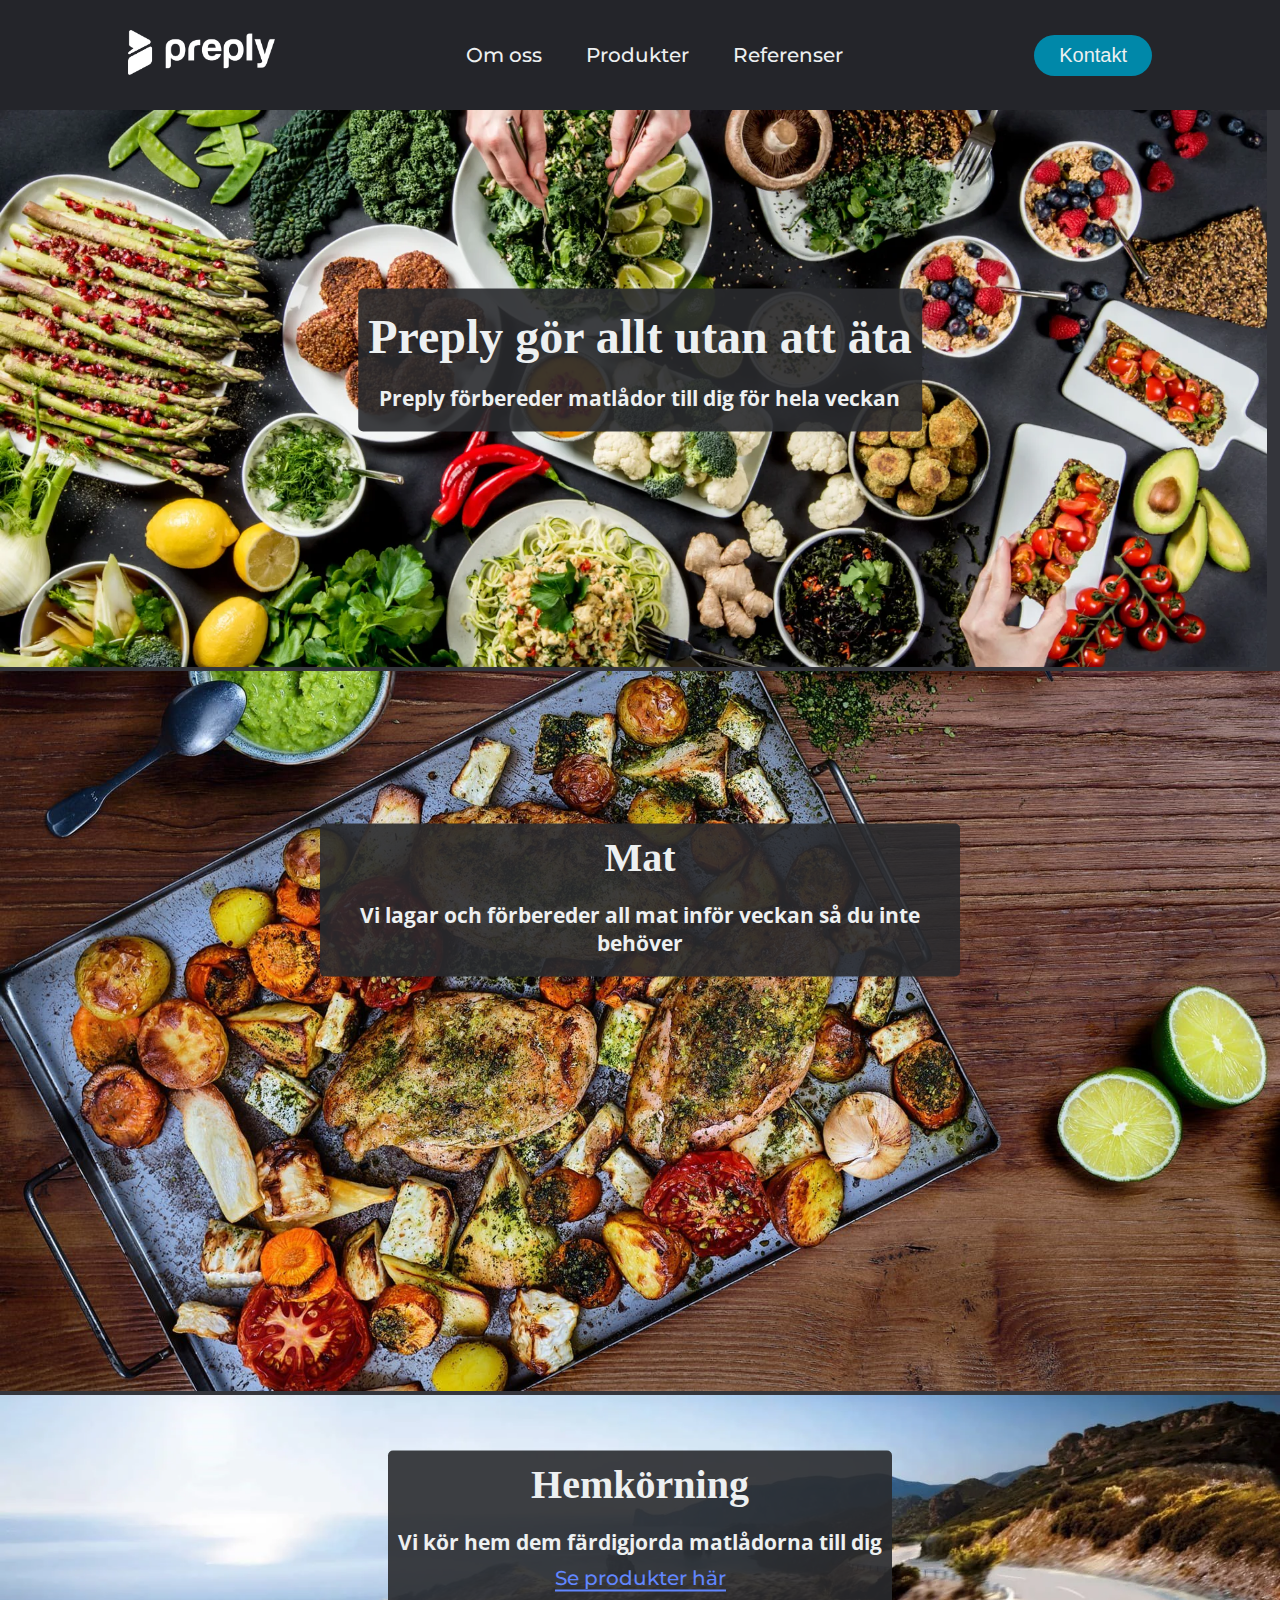
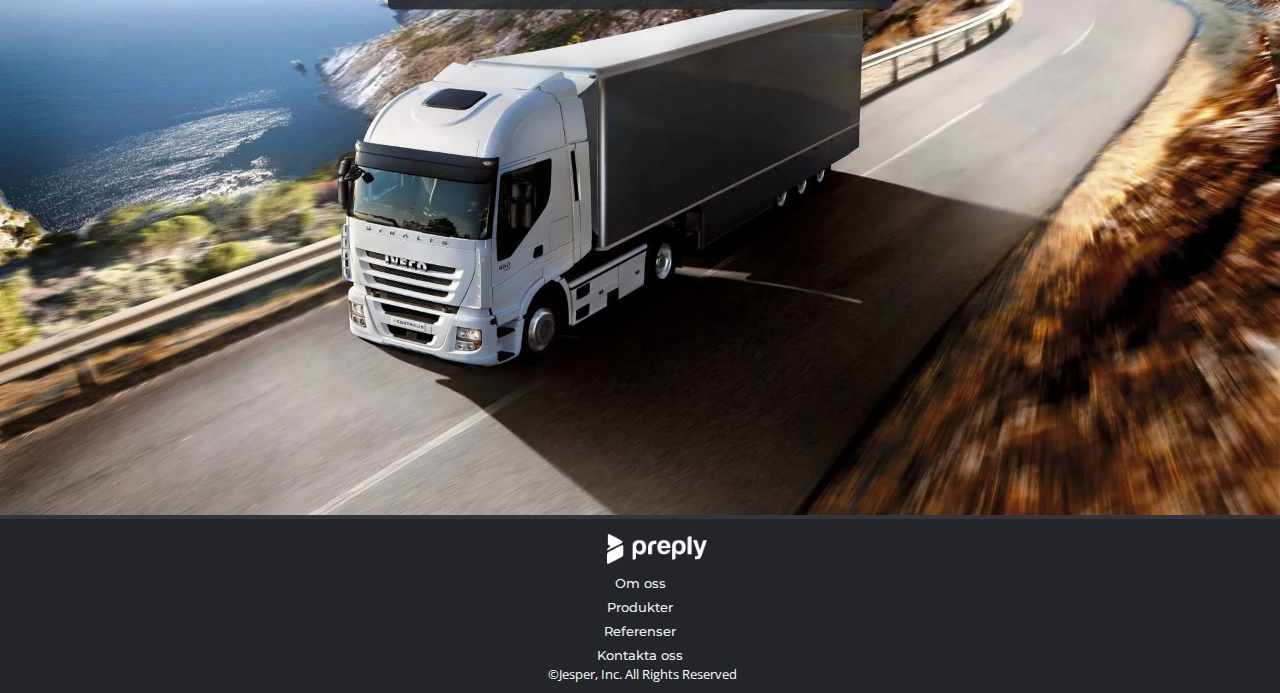
<file: index.html>
<!DOCTYPE html>
<html lang="en">

<head>
    <meta charset="UTF-8">
    <meta http-equiv="X-UA-Compatible" content="IE=edge">
    <meta name="viewport" content="width=device-width, initial-scale=1.0">
    <link rel="stylesheet" href="styles/style.css">
    <title>Preply</title>
</head>

<body>

    <header>
        <a href="index.html"><img class="logo" src="whitelogo.png" alt="Logo"></a>
        <nav>
            <ul class="navlinks">
                <li><a href="omoss.html">Om oss</a></li>
                <li><a href="produkter.html">Produkter</a></li>
                <li><a href="referenser.html">Referenser</a></li>
            </ul>
        </nav>
        <a class="cta" href="kontakt.html"><button>Kontakt</button></a>
    </header>



    <div class="banner-img"><img class="start-img" src="mat.webp" alt="Mat">
        <div class="banner-text">
            <h1>Preply gör allt utan att äta</h1>
            <p>Preply förbereder matlådor till dig för hela veckan</p>
        </div>
    </div>


    <section class="boxes">
        <div class="container">
            <div class="mat-img"><img class="img-boxes" src="kyckling.jpg" alt="Kyckling">
                <div class="mat-text">
                    <h2>Mat</h2>
                    <p>Vi lagar och förbereder all mat inför veckan så du inte behöver</p>
                </div>
            </div>

            <div class="truck-img"><img class="img-boxes" src="truck.webp" alt="Lastbil">
                <div class="truck-text">
                    <h2>Hemkörning</h2>
                    <p>Vi kör hem dem färdigjorda matlådorna till dig</p>
                    <div class="produkter">
                        <a href="produkter.html">Se produkter här</a>
                    </div>
                    
                </div>
            </div>

        </div>
    </section>




    <footer>
        <div class="footer">
            <a href="index.html"><img class="logo" src="whitelogo.png" alt="Logo"></a>

            <ul class="footlinks">
                <li><a href="omoss.html">Om oss</a></li>
                <li><a href="produkter.html">Produkter</a></li>
                <li><a href="referenser.html">Referenser</a></li>
                <li><a href="kontakt.html">Kontakta oss</a></li>
            </ul>

            <p class="copyright">©Jesper, Inc. All Rights Reserved</p>
        </div>
    </footer>

</body>

</html>
</file>
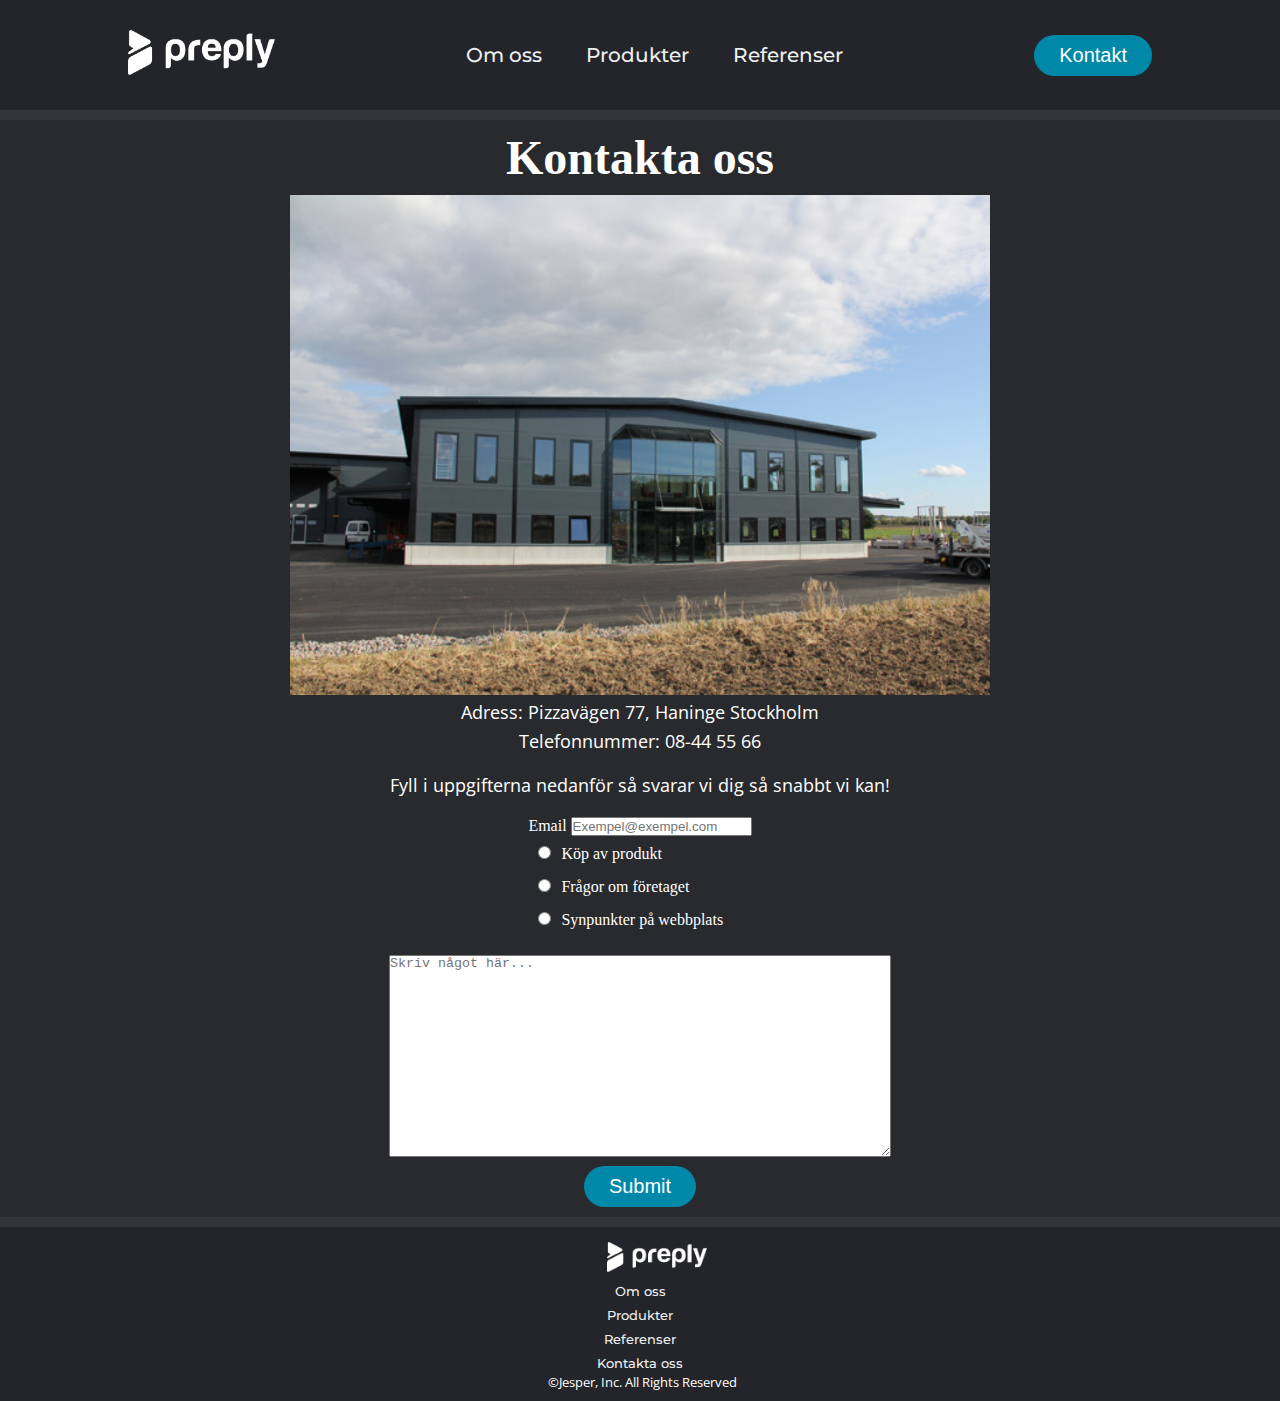
<file: kontakt.html>
<!DOCTYPE html>
<html lang="en">

<head>
    <meta charset="UTF-8">
    <meta http-equiv="X-UA-Compatible" content="IE=edge">
    <meta name="viewport" content="width=device-width, initial-scale=1.0">
    <title>Preply</title>
    <link rel="stylesheet" href="styles/kontakt.css">
</head>

<body>

    <header>
        <a href="index.html"><img class="logo" src="whitelogo.png" alt="Logo"></a>
        <nav>
            <ul class="navlinks">
                <li><a href="omoss.html">Om oss</a></li>
                <li><a href="produkter.html">Produkter</a></li>
                <li><a href="referenser.html">Referenser</a></li>
            </ul>
        </nav>
        <a class="cta" href="kontakt.html"><button>Kontakt</button></a>
    </header>

    <section>
        <h1>Kontakta oss</h1>


        <img class="bild" src="kontor.jpg" alt="Kontorsbyggnad">
        <p class="adress">Adress: Pizzavägen 77, Haninge Stockholm</p>
        <p class="telefonnummer">Telefonnummer: 08-44 55 66</p>

        <p>Fyll i uppgifterna nedanför så svarar vi dig så snabbt vi kan!</p>
        <div class="container">

            

            <form action="">
                <label class="email-label" for="email">Email</label>
                <input class="email" type="text" placeholder="Exempel@exempel.com">
                <br>
                <input class="radiobtn" type="radio"><label for="radiobtn">Köp av produkt</label> <br>
                <input class="radiobtn" type="radio"><label for="radiobtn">Frågor om företaget</label> <br>
                <input class="radiobtn" type="radio"><label for="radiobtn">Synpunkter på webbplats</label> 
            </form>
        </div>
        

        <div class="container2">
            <form action="">

                <textarea name="" id="" cols="30" rows="10" placeholder="Skriv något här..."></textarea> <br>
                <button class="submit">Submit</button>
            </form>
        </div>


    </section>

    <footer>
        <div class="footer">
            <a href="index.html"><img class="logo" src="whitelogo.png" alt="Logo"></a>

            <ul class="footlinks">
                <li><a href="omoss.html">Om oss</a></li>
                <li><a href="produkter.html">Produkter</a></li>
                <li><a href="referenser.html">Referenser</a></li>
                <li><a href="kontakt.html">Kontakta oss</a></li>
            </ul>

            <p>©Jesper, Inc. All Rights Reserved</p>
        </div>
    </footer>
</body>

</html>
</file>
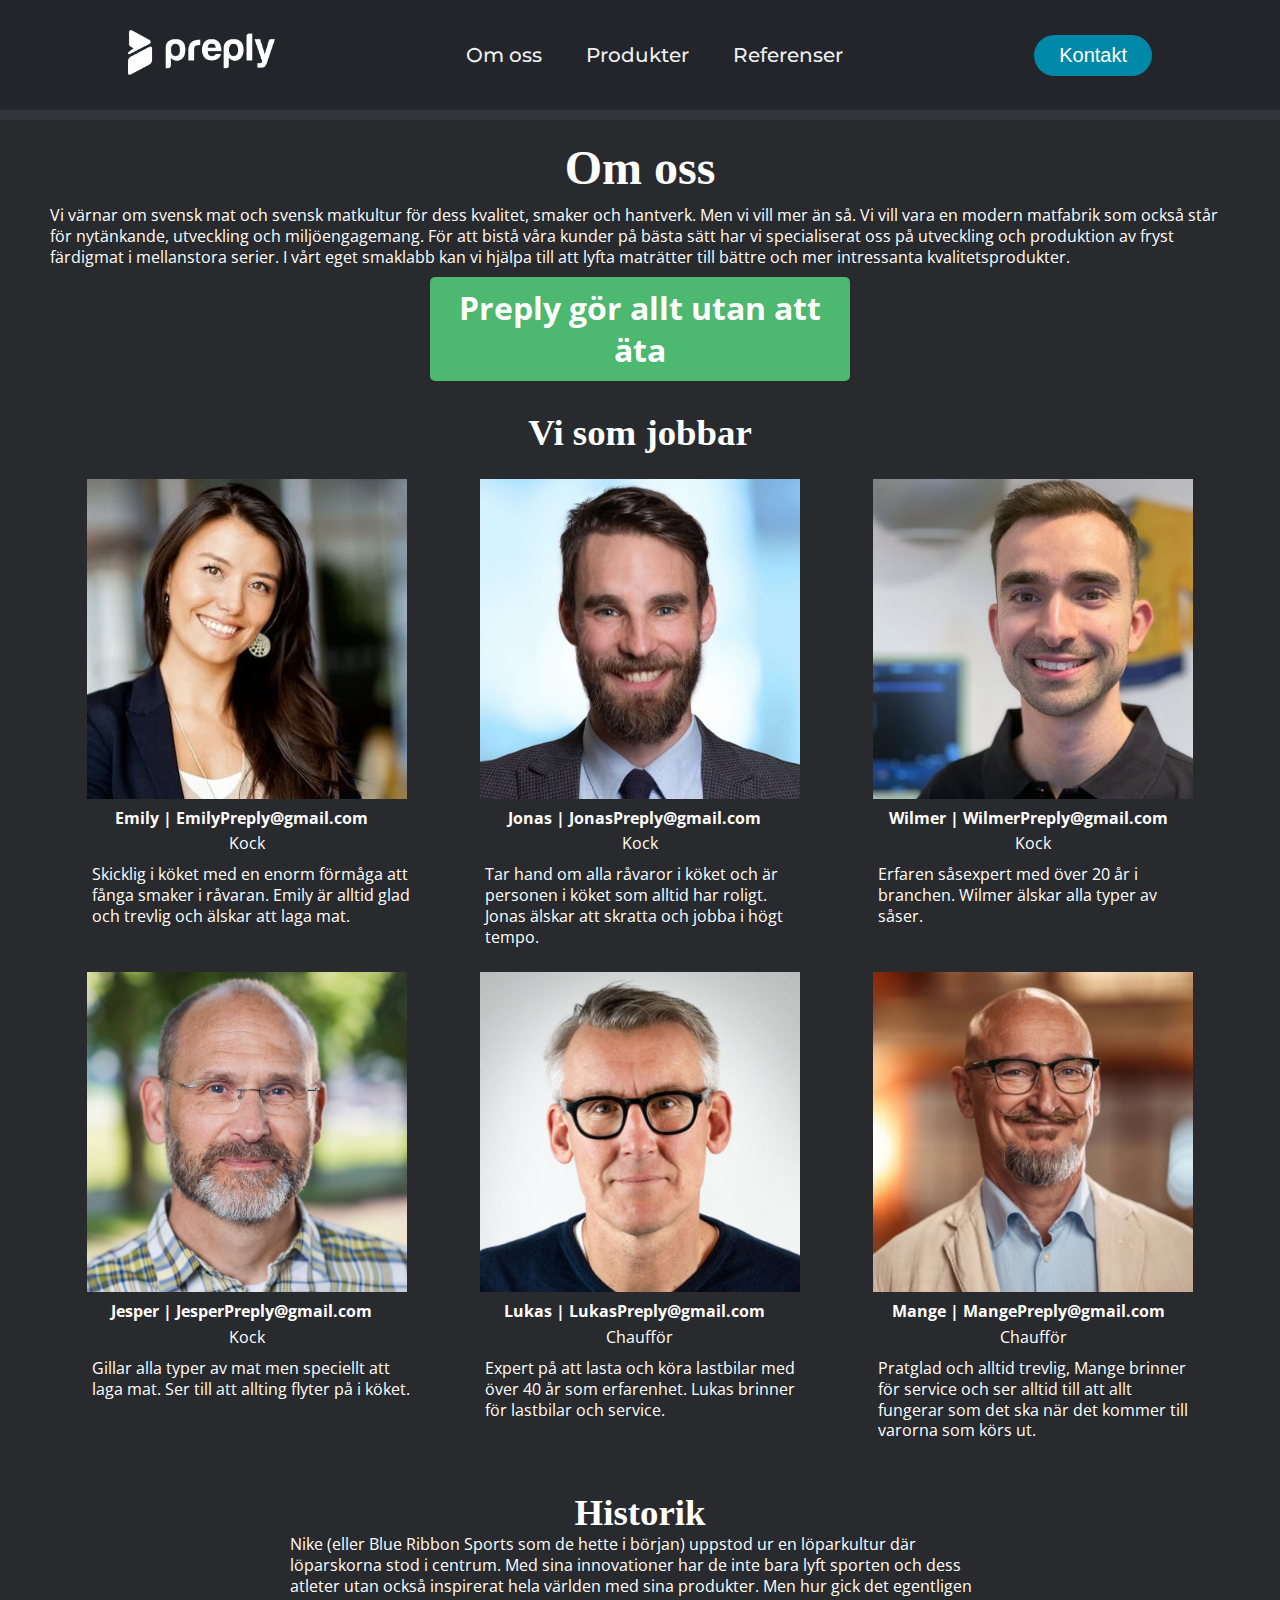
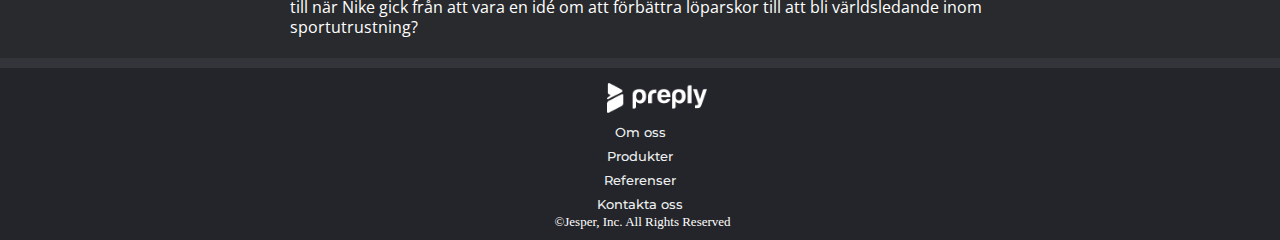
<file: omoss.html>
<!DOCTYPE html>
<html lang="en">

<head>
    <meta charset="UTF-8">
    <meta http-equiv="X-UA-Compatible" content="IE=edge">
    <meta name="viewport" content="width=device-width, initial-scale=1.0">
    <title>Preply</title>
    <link rel="stylesheet" href="styles/omoss.css">
</head>

<body>

    <header>
        <a href="index.html"><img class="logo" src="whitelogo.png" alt="Logo"></a>
        <nav>
            <ul class="navlinks">
                <li><a href="omoss.html">Om oss</a></li>
                <li><a href="produkter.html">Produkter</a></li>
                <li><a href="referenser.html">Referenser</a></li>
            </ul>
        </nav>
        <a class="cta" href="kontakt.html"><button>Kontakt</button></a>
    </header>

    <section>
        <h1>Om oss</h1>

        <p class="omoss">Vi värnar om svensk mat och svensk matkultur för dess kvalitet, smaker och hantverk. Men vi
            vill mer än så. Vi vill vara en modern matfabrik som också står för nytänkande, utveckling och
            miljöengagemang. För att bistå våra kunder på bästa sätt har vi specialiserat oss på utveckling och
            produktion av fryst färdigmat i mellanstora serier. I vårt eget smaklabb kan vi hjälpa till att lyfta
            maträtter till bättre och mer intressanta kvalitetsprodukter.</p>
        <p class="företagsmotto">Preply gör allt utan att äta</p>

        <h2>Vi som jobbar</h2>

        <div class="container">

            <div class="Person1">
                <img class="portrait" src="porträtt.webp" alt="Porträtt">
                <p class="namn">Emily | EmilyPreply@gmail.com</p>
                <p class="roll">Kock</p>
                <p class="beskrivning">Skicklig i köket med en enorm förmåga att fånga smaker i råvaran. Emily är alltid
                    glad och trevlig och älskar att laga mat.</p>
            </div>

            <div class="Person2">
                <img class="portrait" src="porträtt2.jpg" alt="Porträtt">
                <p class="namn">Jonas | JonasPreply@gmail.com</p>
                <p class="roll">Kock</p>
                <p class="beskrivning">Tar hand om alla råvaror i köket och är personen i köket som alltid har roligt.
                    Jonas älskar att skratta och jobba i högt tempo.</p>
            </div>

            <div class="Person3">
                <img class="portrait" src="porträtt3.jpg" alt="Porträtt">
                <p class="namn">Wilmer | WilmerPreply@gmail.com</p>
                <p class="roll">Kock</p>
                <p class="beskrivning">Erfaren såsexpert med över 20 år i branchen. Wilmer älskar alla typer av såser.
                </p>
            </div>

            <div class="Person4">
                <img class="portrait" src="porträtt4.png" alt="Porträtt">
                <p class="namn">Jesper | JesperPreply@gmail.com</p>
                <p class="roll">Kock</p>
                <p class="beskrivning">Gillar alla typer av mat men speciellt att laga mat. Ser till att allting
                    flyter på i köket.</p>
            </div>

            <div class="Person5">
                <img class="portrait" src="porträtt5.jpg" alt="Porträtt">
                <p class="namn">Lukas | LukasPreply@gmail.com</p>
                <p class="roll">Chaufför</p>
                <p class="beskrivning">Expert på att lasta och köra lastbilar med över 40 år som erfarenhet. Lukas
                    brinner för lastbilar och service.</p>
            </div>

            <div class="Person6">
                <img class="portrait" src="porträtt6.jpg" alt="Porträtt">
                <p class="namn">Mange | MangePreply@gmail.com</p>
                <p class="roll">Chaufför</p>
                <p class="beskrivning">Pratglad och alltid trevlig, Mange brinner för service och ser alltid till att
                    allt fungerar som det ska när det kommer till varorna som körs ut.</p>
            </div>

        </div>






        <h2>Historik</h2>

        <p class="historik">Nike (eller Blue Ribbon Sports som de hette i början) uppstod ur en löparkultur där
            löparskorna stod i centrum. Med sina innovationer har de inte bara lyft sporten och dess atleter utan också
            inspirerat hela världen med sina produkter. Men hur gick det egentligen till när Nike gick från att vara en
            idé om att förbättra löparskor till att bli världsledande inom sportutrustning?</p>

    </section>

    <footer>
        <div class="footer">
            <a href="index.html"><img class="logo" src="whitelogo.png" alt="Logo"></a>

            <ul class="footlinks">
                <li><a href="omoss.html">Om oss</a></li>
                <li><a href="produkter.html">Produkter</a></li>
                <li><a href="referenser.html">Referenser</a></li>
                <li><a href="kontakt.html">Kontakta oss</a></li>
            </ul>

            <p class="copyright">©Jesper, Inc. All Rights Reserved</p>
        </div>
    </footer>
</body>

</html>
</file>
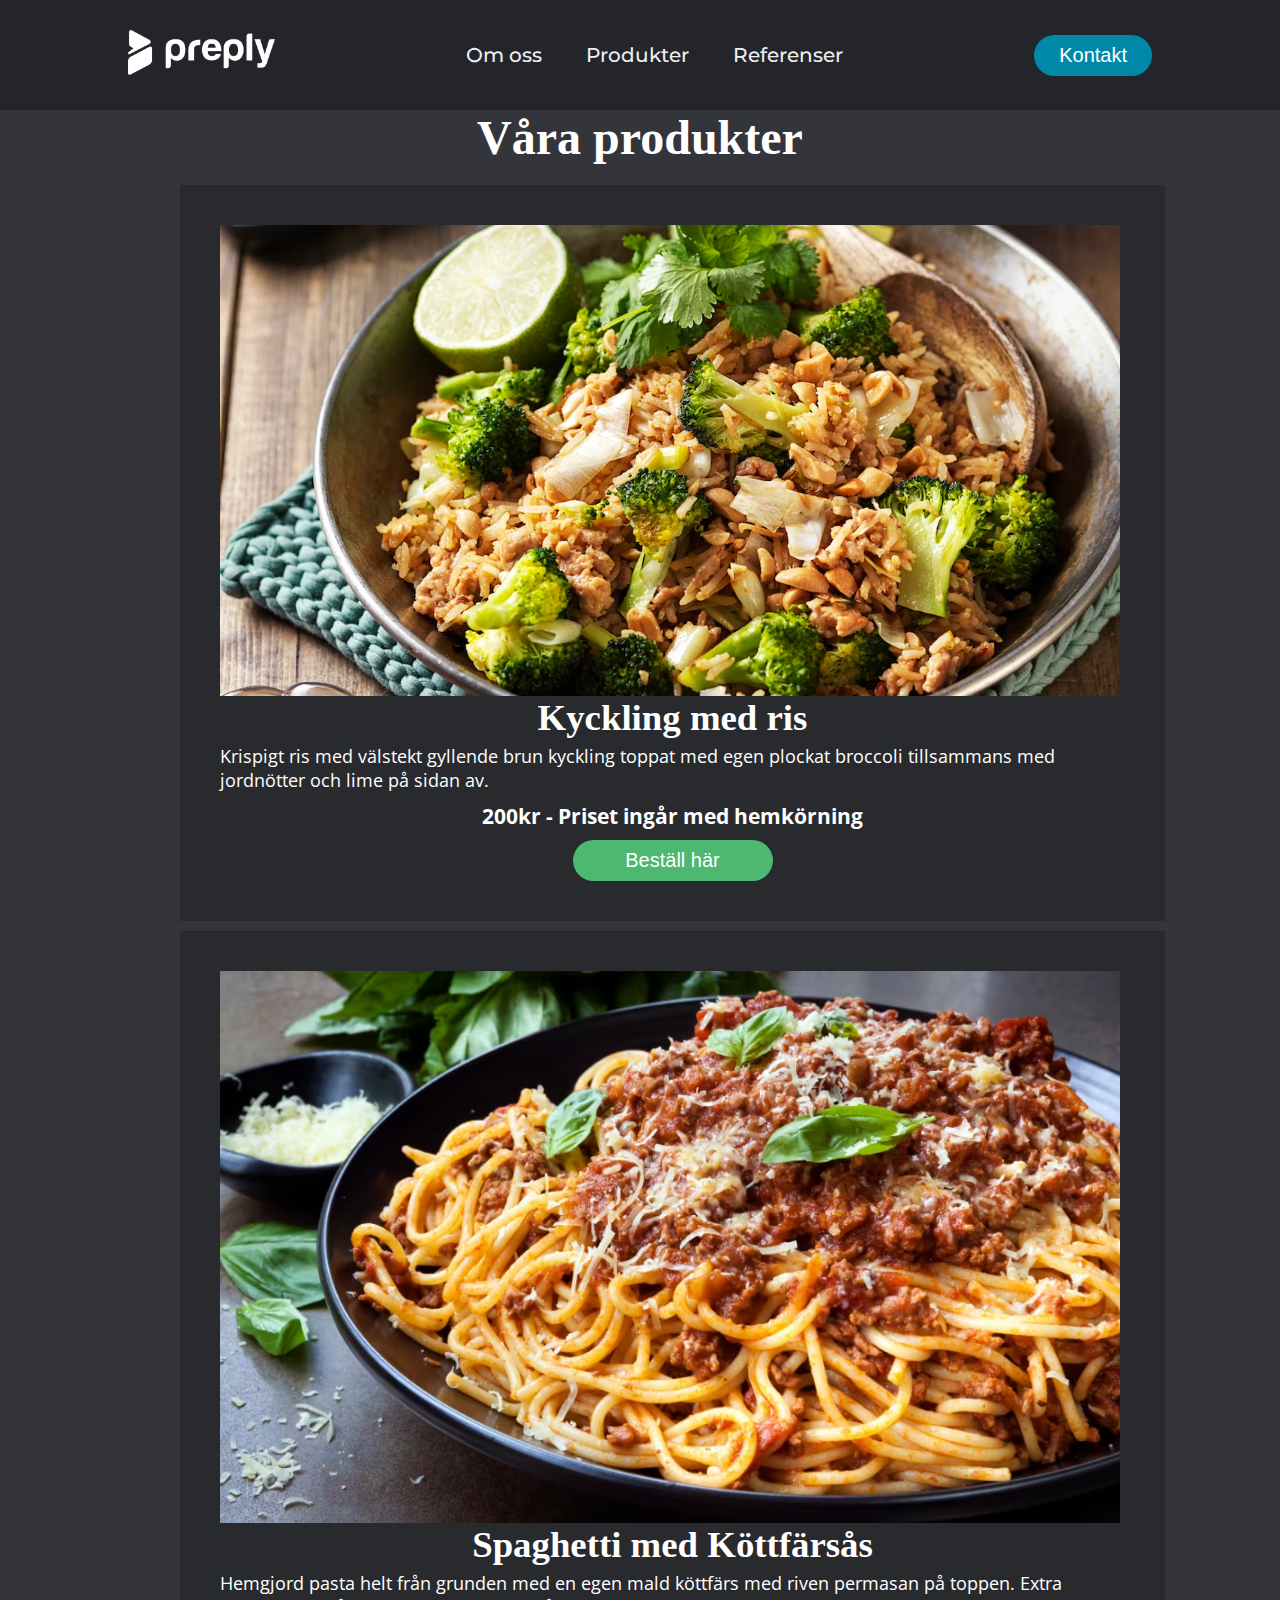
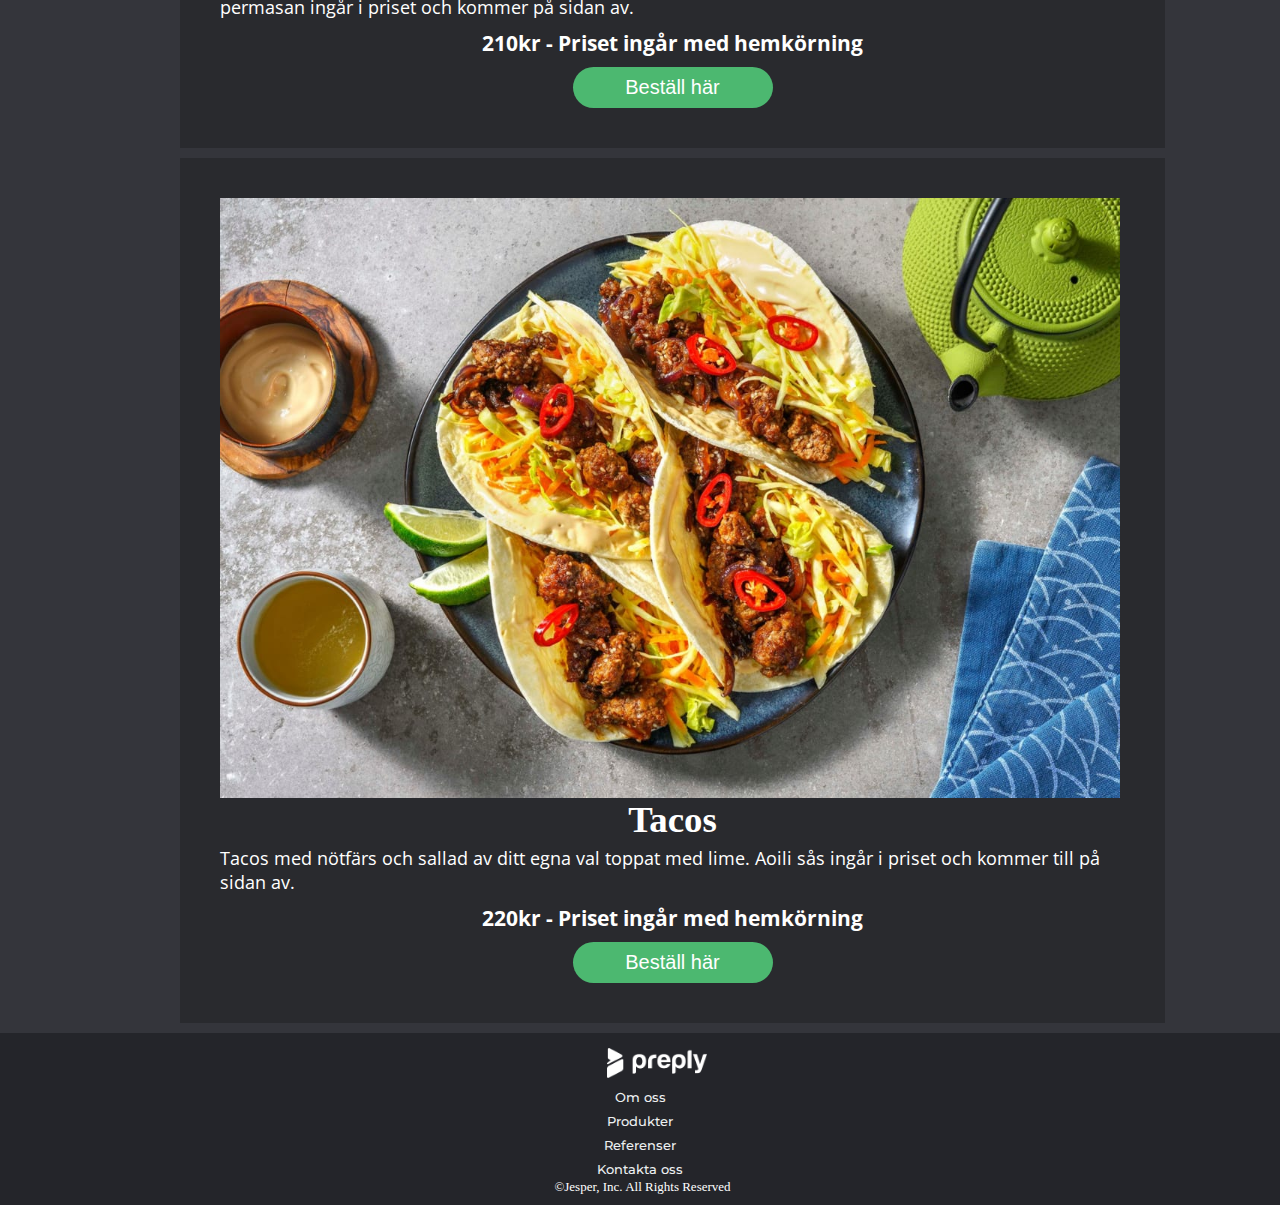
<file: produkter.html>
<!DOCTYPE html>
<html lang="en">

<head>
    <meta charset="UTF-8">
    <meta http-equiv="X-UA-Compatible" content="IE=edge">
    <meta name="viewport" content="width=device-width, initial-scale=1.0">
    <title>Preply</title>
    <link rel="stylesheet" href="styles/produkter.css">
</head>

<body>

    <header>
        <a href="index.html"><img class="logo" src="whitelogo.png" alt="Logo"></a>
        <nav>
            <ul class="navlinks">
                <li><a href="omoss.html">Om oss</a></li>
                <li><a href="produkter.html">Produkter</a></li>
                <li><a href="referenser.html">Referenser</a></li>
            </ul>
        </nav>
        <a class="cta" href="kontakt.html"><button>Kontakt</button></a>
    </header>

    <section>
        <h1>Våra produkter</h1>

        <div class="container">

            <div class="kycklingmedris">
                <img class="bild" src="kycklingris.avif" alt="Kyckling och ris">
                <h2 class="produktnamn">Kyckling med ris</h2>
                <p class="produktbeskrvining">Krispigt ris med välstekt gyllende brun kyckling toppat med egen plockat
                    broccoli tillsammans med jordnötter och lime på sidan av.</p>
                <p class="pris">200kr - Priset ingår med hemkörning</p>
                <button class="beställ">Beställ här</button>
            </div>



            <div class="spaghetti">
                <img class="bild" src="spaghetti.avif" alt="Kyckling och ris">
                <h2 class="produktnamn">Spaghetti med Köttfärsås</h2>
                <p class="produktbeskrvining">Hemgjord pasta helt från grunden med en egen mald köttfärs med riven
                    permasan på toppen. Extra permasan ingår i priset och kommer på sidan av.</p>
                <p class="pris">210kr - Priset ingår med hemkörning</p>
                <button class="beställ">Beställ här</button>
            </div>

            <div class="tacos">
                <img class="bild" src="tacos.jpg" alt="Kyckling och ris">
                <h2 class="produktnamn">Tacos</h2>
                <p class="produktbeskrvining">Tacos med nötfärs och sallad av ditt egna val toppat med lime. Aoili sås ingår i priset och kommer till på sidan av.</p>
                <p class="pris">220kr - Priset ingår med hemkörning</p>
                <button class="beställ">Beställ här</button>
            </div>


        </div>

    </section>


    <footer>
        <div class="footer">
            <a href="index.html"><img class="logo" src="whitelogo.png" alt="Logo"></a>

            <ul class="footlinks">
                <li><a href="omoss.html">Om oss</a></li>
                <li><a href="produkter.html">Produkter</a></li>
                <li><a href="referenser.html">Referenser</a></li>
                <li><a href="kontakt.html">Kontakta oss</a></li>
            </ul>

            <p>©Jesper, Inc. All Rights Reserved</p>
        </div>
    </footer>
</body>

</html>
</file>
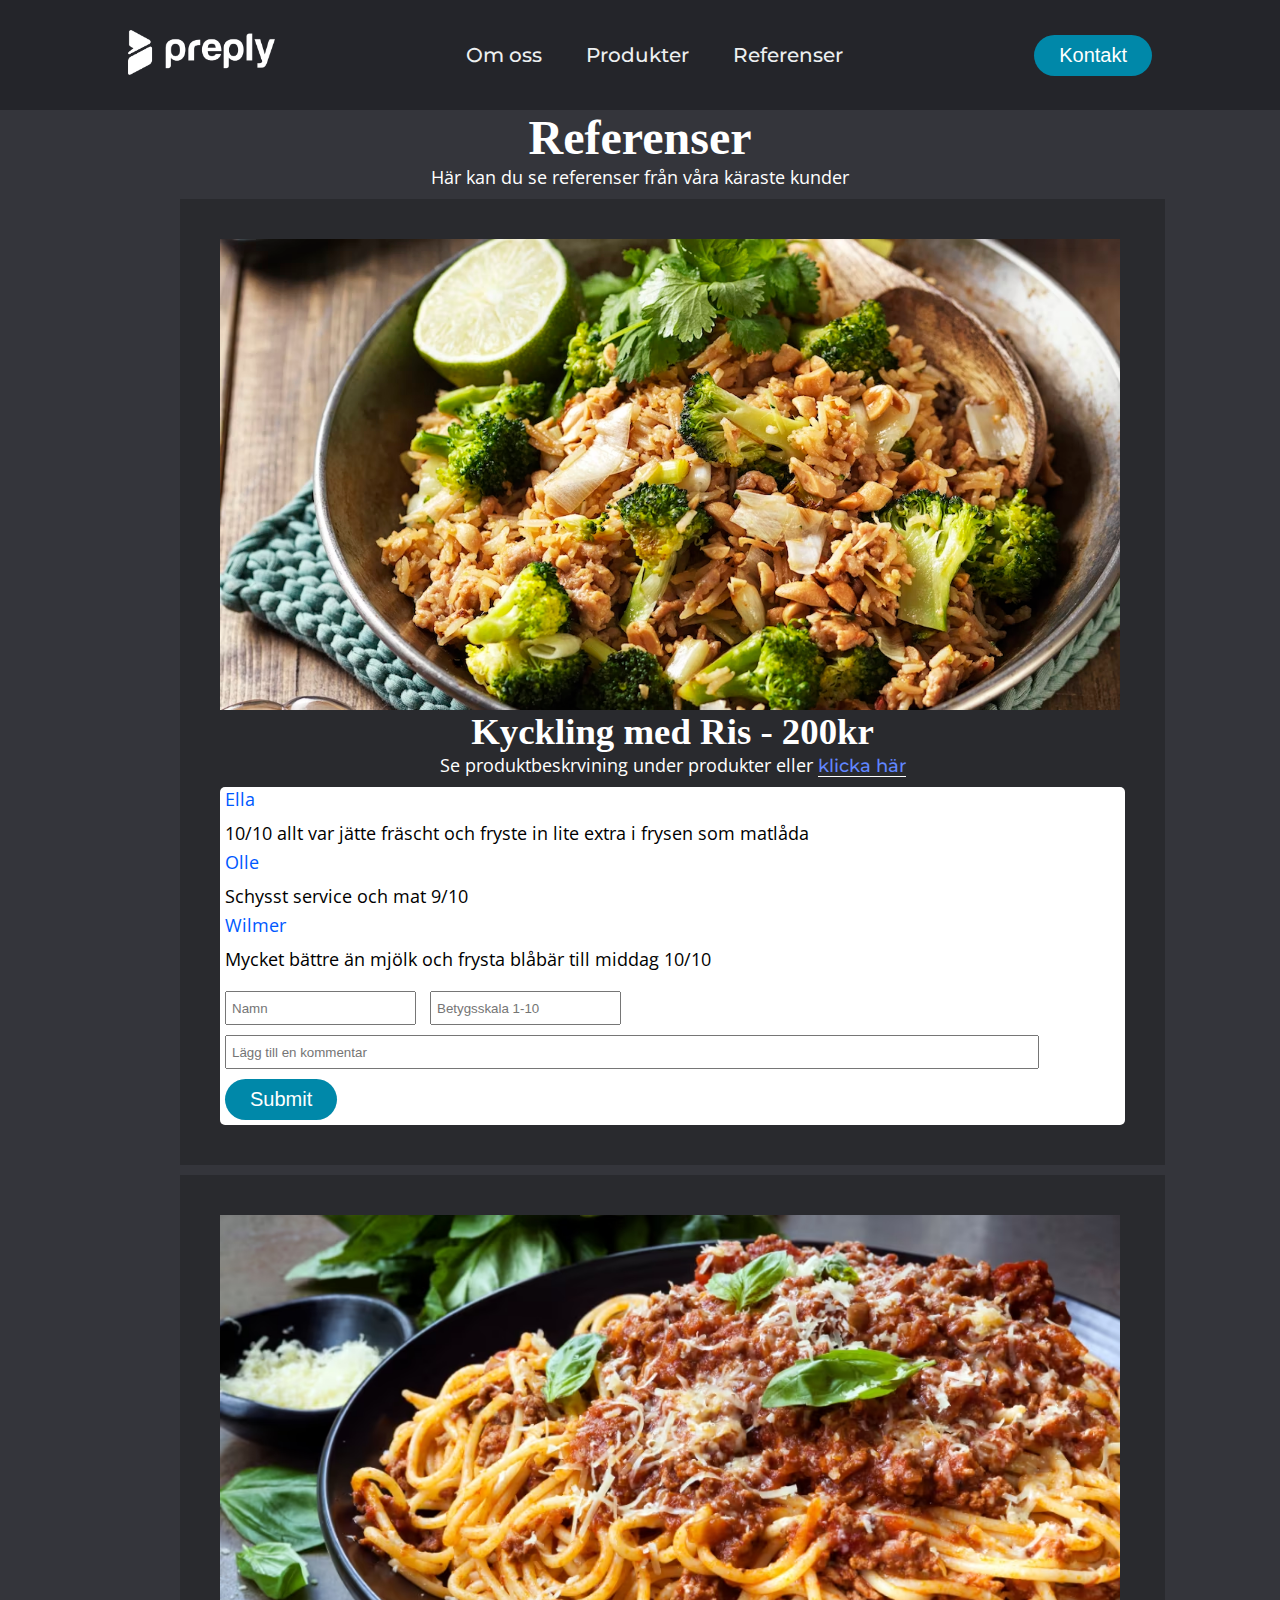
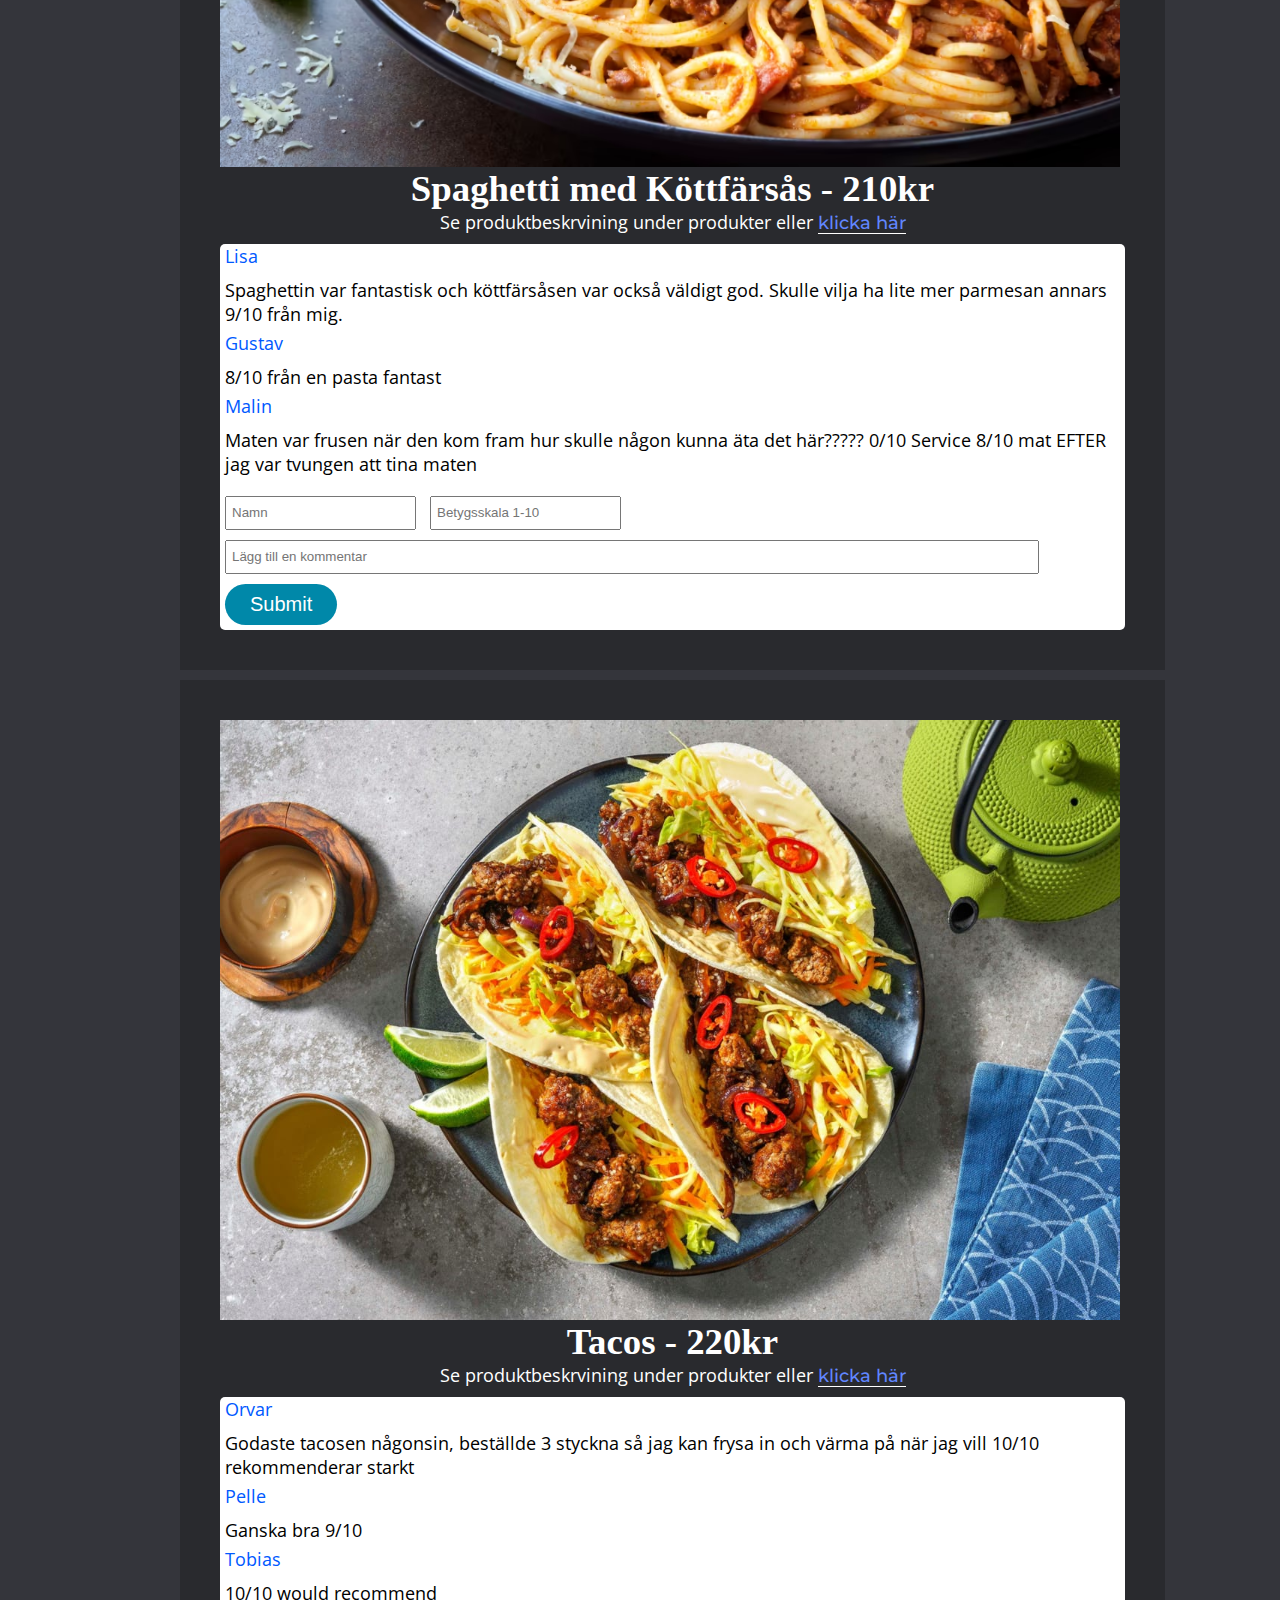
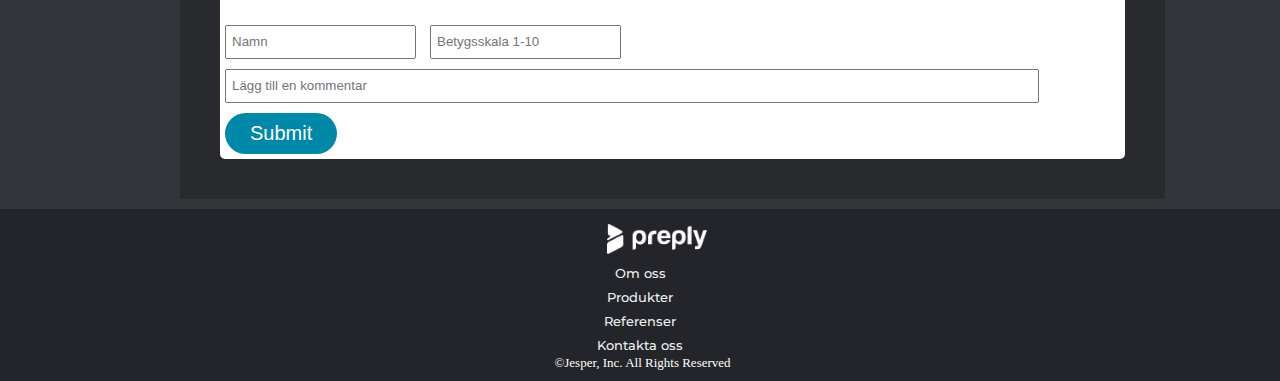
<file: referenser.html>
<!DOCTYPE html>
<html lang="en">

<head>
    <meta charset="UTF-8">
    <meta http-equiv="X-UA-Compatible" content="IE=edge">
    <meta name="viewport" content="width=device-width, initial-scale=1.0">
    <title>Preply</title>
    <link rel="stylesheet" href="styles/referenser.css">
</head>

<body>

    <header>
        <a href="index.html"><img class="logo" src="whitelogo.png" alt="Logo"></a>
        <nav>
            <ul class="navlinks">
                <li><a href="omoss.html">Om oss</a></li>
                <li><a href="produkter.html">Produkter</a></li>
                <li><a href="referenser.html">Referenser</a></li>
            </ul>
        </nav>
        <a class="cta" href="kontakt.html"><button>Kontakt</button></a>
    </header>

    <section>
        <h1>Referenser</h1>
        <p class="referenser">Här kan du se referenser från våra käraste kunder</p>

        <div class="container">

            <div class="kyckling">
                <img class="bild" src="kycklingris.avif" alt="Kyckling med ris">
                <h2 class="produkt-namn">Kyckling med Ris - 200kr</h2>
                <p class="produkt-link">Se produktbeskrvining under produkter eller <a class="produkt-a" href="produkter.html">klicka här</a></p>
                <div class="kommentarer">
                    <p class="user">Ella</p>
                    <p class="kommentar">10/10 allt var jätte fräscht och fryste in lite extra i frysen som matlåda</p>

                    <p class="user">Olle</p>
                    <p class="kommentar">Schysst service och mat 9/10</p>

                    <p class="user">Wilmer</p>
                    <p class="kommentar">Mycket bättre än mjölk och frysta blåbär till middag 10/10</p>
                    <input class="input-user" type="text" placeholder="Namn">
                    <input class="input-user" type="number" placeholder="Betygsskala 1-10">
                    <input class="input-text" type="text" placeholder="Lägg till en kommentar">
                    <button class="submit">Submit</button>
                </div>

            </div>

            <div class="spaghetti">
                <img class="bild" src="spaghetti.avif" alt="Spaghetti med Köttfärsås">
                <h2 class="produkt-namn">Spaghetti med Köttfärsås - 210kr</h2>
                <p class="produkt-link">Se produktbeskrvining under produkter eller <a class="produkt-a" href="produkter.html">klicka här</a></p>
                <div class="kommentarer">
                    <p class="user">Lisa</p>
                    <p class="kommentar">Spaghettin var fantastisk och köttfärsåsen var också väldigt god. Skulle vilja ha lite mer parmesan annars 9/10 från mig.</p>
                    
                    <p class="user">Gustav</p>
                    <p class="kommentar">8/10 från en pasta fantast</p>
                    
                    <p class="user">Malin</p>
                    <p class="kommentar">Maten var frusen när den kom fram hur skulle någon kunna äta det här????? 0/10 Service 8/10 mat EFTER jag var tvungen att tina maten</p>
                    <input class="input-user" type="text" placeholder="Namn">
                    <input class="input-user" type="number" placeholder="Betygsskala 1-10">
                    <input class="input-text" type="text" placeholder="Lägg till en kommentar">
                    <button class="submit">Submit</button>
                </div>
            </div>

            <div class="tacos">
                <img class="bild" src="tacos.jpg" alt="Tacos">
                <h2 class="produkt-namn">Tacos - 220kr</h2>
                <p class="produkt-link">Se produktbeskrvining under produkter eller <a class="produkt-a" href="produkter.html">klicka här</a></p>
                <div class="kommentarer">
                    <p class="user">Orvar</p>
                    <p class="kommentar">Godaste tacosen någonsin, beställde 3 styckna så jag kan frysa in och värma på när jag vill 10/10 rekommenderar starkt</p>

                    <p class="user">Pelle</p>
                    <p class="kommentar">Ganska bra 9/10</p>

                    <p class="user">Tobias</p>
                    <p class="kommentar">10/10 would recommend</p>
                    <input class="input-user" type="text" placeholder="Namn">
                    <input class="input-user" type="number" placeholder="Betygsskala 1-10">
                    <input class="input-text" type="text" placeholder="Lägg till en kommentar">
                    <button class="submit">Submit</button>
                </div>
            </div>
        
        </div>

    </section>

    <footer>
        <div class="footer">
            <a href="index.html"><img class="logo" src="whitelogo.png" alt="Logo"></a>

            <ul class="footlinks">
                <li><a href="omoss.html">Om oss</a></li>
                <li><a href="produkter.html">Produkter</a></li>
                <li><a href="referenser.html">Referenser</a></li>
                <li><a href="kontakt.html">Kontakta oss</a></li>
            </ul>

            <p>©Jesper, Inc. All Rights Reserved</p>
        </div>
    </footer>
</body>

</html>
</file>
<file: styles/style.css>
@import url("https://fonts.googleapis.com/css2?family=Montserrat:wght@500&display=swap");
@import url("https://fonts.googleapis.com/css2?family=Open+Sans&display=swap");
* {
  margin: 0px;
  padding: 0px;
}

body {
  box-sizing: border-box;
  background-color: #34353b;
}
body html {
  height: 100%;
}

img {
  background-position: center center;
  max-width: 99vw;
  max-height: 1280px;
}

.banner-text {
  position: absolute;
  top: 50%;
  left: 50%;
  transform: translate(-50%, -50%);
  z-index: 1;
  text-align: center;
  background-color: rgba(41, 42, 46, 0.9);
  border-radius: 5px;
  padding-bottom: 20px;
  padding-left: 10px;
  padding-right: 10px;
  font-weight: bold;
}

.mat-text {
  text-align: center;
  position: absolute;
  top: 150%;
  left: 50%;
  transform: translate(-50%, -50%);
  z-index: 1;
  background-color: rgba(41, 42, 46, 0.9);
  border-radius: 5px;
  padding-bottom: 20px;
  padding-left: 10px;
  padding-right: 10px;
  font-weight: bold;
}

.truck-text {
  text-align: center;
  position: absolute;
  top: 260%;
  left: 50%;
  transform: translate(-50%, -50%);
  z-index: 1;
  background-color: rgba(41, 42, 46, 0.9);
  border-radius: 5px;
  padding-bottom: 20px;
  padding-left: 10px;
  padding-right: 10px;
  font-weight: bold;
}
.truck-text p {
  margin-bottom: 10px;
}

.produkter {
  width: 200px;
  margin: auto;
}
.produkter a {
  color: #6186ff;
  border-bottom: 2px solid;
  transition: all 0.4s ease 0s;
}
.produkter a:hover {
  color: rgba(97, 134, 255, 0.7);
}

.service-text {
  text-align: center;
  position: absolute;
  top: 373%;
  left: 50%;
  transform: translate(-50%, -50%);
  z-index: 1;
  background-color: rgba(41, 42, 46, 0.9);
  border-radius: 5px;
  padding-bottom: 20px;
  padding-left: 10px;
  padding-right: 10px;
  font-weight: bold;
}

.img-boxes {
  max-width: 1903px;
  width: 100vw;
  filter: blur(0.5px);
  font-weight: bold;
}

li,
a {
  font-family: "Montserrat", sans-serif;
  font-weight: 500;
  font-size: 20px;
  color: #edf0f1;
  text-decoration: none;
}

header {
  display: flex;
  justify-content: space-between;
  align-items: center;
  flex-direction: row;
  padding: 30px 10%;
  background-color: #24252A !important;
}
header .logo {
  background-color: #24252A !important;
}
header ul,
header li,
header a {
  background-color: #24252A !important;
}

.logo {
  cursor: pointer;
  height: 5vh;
}

.navlinks {
  list-style: none;
}
.navlinks li {
  display: inline-block;
  padding: 0px 20px;
}
.navlinks li a {
  transition: all 0.4s ease 0s;
}
.navlinks li a:hover {
  color: rgb(0, 136, 169);
}

button {
  padding: 9px 25px;
  background-color: rgb(0, 136, 169);
  border: none;
  border-radius: 50px;
  cursor: pointer;
  transition: all 0.4s ease 0s;
  color: #edf0f1;
  font-size: 20px;
}

button:hover {
  background-color: rgba(0, 136, 169, 0.8);
}

h1 {
  color: #edf0f1;
  text-align: center;
  margin-top: 20px;
  font-size: 3rem;
}

h2 {
  color: #edf0f1;
  margin-top: 10px;
  font-size: 2.5rem;
}

p {
  color: #edf0f1;
  margin-top: 20px;
  font-size: 1.3rem;
  font-family: Open Sans;
}

.box {
  flex: 1;
  color: #edf0f1;
}
.box h2 {
  text-align: center;
}

.footer {
  left: 0;
  bottom: 0;
  width: 100%;
  background-color: #24252A;
  color: #edf0f1;
  padding-bottom: 10px;
  padding-top: 10px;
}
.footer .copyright {
  font-size: small;
  margin-left: 5px;
  text-align: center;
  margin-top: 0px;
  color: #fff;
}
.footer .logo {
  margin-top: 5px;
  margin-left: 5px;
  width: 100px;
  height: 30px;
  position: relative;
  left: 47%;
}

.footlinks {
  list-style: none;
}
.footlinks li {
  text-align: center;
  padding: 0px 20px;
}
.footlinks li a {
  transition: all 0.4s ease 0s;
  font-size: small;
}
.footlinks li a:hover {
  color: rgb(0, 136, 169);
}

@media (max-width: 1440px) {
  .banner-text {
    top: 40%;
  }
  .mat-text {
    top: 100%;
  }
  .truck-text {
    top: 170%;
  }
}
@media (max-width: 1024px) {
  .mat-text {
    top: 95%;
  }
  .truck-text {
    top: 160%;
  }
}/*# sourceMappingURL=style.css.map */
</file>
<file: styles/kontakt.css>
@import url("https://fonts.googleapis.com/css2?family=Montserrat:wght@500&display=swap");
@import url("https://fonts.googleapis.com/css2?family=Open+Sans&display=swap");
* {
  margin: 0px;
  padding: 0px;
}

body {
  box-sizing: border-box;
  background-color: #34353b;
}
body html {
  height: 100%;
}

li,
a {
  font-family: "Montserrat", sans-serif;
  font-weight: 500;
  font-size: 20px;
  color: #edf0f1;
  text-decoration: none;
}

p {
  font-family: Open Sans;
}

header {
  display: flex;
  justify-content: space-between;
  align-items: center;
  flex-direction: row;
  padding: 30px 10%;
  background-color: #24252A !important;
  margin-bottom: 10px;
}
header .logo {
  background-color: #24252A !important;
}
header ul,
header li,
header a {
  background-color: #24252A !important;
}

.logo {
  cursor: pointer;
  height: 5vh;
}

.navlinks {
  list-style: none;
}
.navlinks li {
  display: inline-block;
  padding: 0px 20px;
}
.navlinks li a {
  transition: all 0.4s ease 0s;
}
.navlinks li a:hover {
  color: rgb(0, 136, 169);
}

button {
  padding: 9px 25px;
  background-color: rgb(0, 136, 169);
  border: none;
  border-radius: 50px;
  cursor: pointer;
  transition: all 0.4s ease 0s;
  color: #fff;
  font-size: 20px;
}

button:hover {
  background-color: rgba(0, 136, 169, 0.8);
}

h1 {
  color: #fff;
  font-size: 3rem;
  text-align: center;
  margin-bottom: 10px;
}

section {
  max-width: 1500px;
  margin: auto;
  background-color: #292a2e;
  padding: 10px 10px;
}
section .container {
  display: flex;
  justify-content: center;
  margin-top: 20px;
}
section .container2 {
  display: flex;
  justify-content: center;
  margin-top: 20px;
}
section .submit {
  display: flex;
  justify-content: center;
  margin: auto;
}
section textarea {
  width: 500px;
  height: 200px;
  margin-bottom: 5px;
}
section p {
  color: #fff;
  text-align: center;
  font-size: 1.1rem;
  margin-top: 5px;
}
section .bild {
  width: 700px;
  height: 500px;
  display: flex;
  margin: auto;
}
section label {
  color: #fff;
}
section .radiobtn {
  margin: 10px;
}
section .telefonnummer {
  margin-bottom: 20px;
}

.footer {
  left: 0;
  bottom: 0;
  width: 100%;
  background-color: #24252A;
  color: #fff;
  padding-bottom: 10px;
  padding-top: 10px;
  margin-top: 10px;
}
.footer p {
  font-size: small;
  margin-left: 5px;
  text-align: center;
}
.footer .logo {
  margin-top: 5px;
  margin-left: 5px;
  width: 100px;
  height: 30px;
  position: relative;
  left: 47%;
}

.footlinks {
  list-style: none;
}
.footlinks li {
  text-align: center;
  padding: 0px 20px;
}
.footlinks li a {
  transition: all 0.4s ease 0s;
  font-size: small;
}
.footlinks li a:hover {
  color: rgb(0, 136, 169);
}/*# sourceMappingURL=kontakt.css.map */
</file>
<file: styles/omoss.css>
@charset "UTF-8";
@import url("https://fonts.googleapis.com/css2?family=Montserrat:wght@500&display=swap");
@import url("https://fonts.googleapis.com/css2?family=Open+Sans&display=swap");
* {
  margin: 0px;
  padding: 0px;
}

body {
  box-sizing: border-box;
  background-color: #34353b;
}
body html {
  height: 100%;
}

li,
a {
  font-family: "Montserrat", sans-serif;
  font-weight: 500;
  font-size: 20px;
  color: #edf0f1;
  text-decoration: none;
}

header {
  display: flex;
  justify-content: space-between;
  align-items: center;
  flex-direction: row;
  padding: 30px 10%;
  background-color: #24252A !important;
  margin-bottom: 10px;
}
header .logo {
  background-color: #24252A !important;
}
header ul,
header li,
header a {
  background-color: #24252A !important;
}

.logo {
  cursor: pointer;
  height: 5vh;
}

.navlinks {
  list-style: none;
}
.navlinks li {
  display: inline-block;
  padding: 0px 20px;
}
.navlinks li a {
  transition: all 0.4s ease 0s;
}
.navlinks li a:hover {
  color: rgb(0, 136, 169);
}

button {
  padding: 9px 25px;
  background-color: rgb(0, 136, 169);
  border: none;
  border-radius: 50px;
  cursor: pointer;
  transition: all 0.4s ease 0s;
  color: #fff;
  font-size: 20px;
}

button:hover {
  background-color: rgba(0, 136, 169, 0.8);
}

p {
  color: #fff;
  font-size: 1rem;
  line-height: 1.2;
}

section {
  max-width: 1500px;
  margin: auto;
  background-color: #292a2e;
  padding: 20px 50px;
}
section h1 {
  color: #fff;
  font-size: 3rem;
  text-align: center;
}
section h2 {
  font-size: 2.3rem;
  color: #fff;
  text-align: center;
  margin-top: 30px;
}
section .omoss {
  margin-top: 10px;
  font-weight: 100px;
}
section .företagsmotto {
  text-align: center;
  font-size: 2rem;
  background-color: rgba(80, 200, 120, 0.9);
  border-radius: 5px;
  width: 400px;
  padding: 10px;
  margin-left: auto;
  margin-right: auto;
  margin-top: 10px;
  font-weight: bold;
}
section .container {
  display: flex;
  margin-top: 20px;
  justify-content: space-around;
  flex-flow: row wrap;
}
section .portrait {
  width: 320px;
  height: 320px;
  border-radius: 5px;
  padding: 5px;
}
section .namn {
  width: 320px;
  text-align: center;
  font-weight: bold;
}
section .beskrivning {
  margin-bottom: 20px;
  margin-top: 10px;
  width: 320px;
  display: flex;
  margin-left: auto;
}
section p {
  font-family: Open Sans;
  line-height: 1.3;
}
section .historik {
  margin-top: 10px;
  margin-bottom: 10px;
  max-width: 700px;
  margin: auto;
}
section .roll {
  text-align: center;
  margin-top: 5px;
}

.footer {
  left: 0;
  bottom: 0;
  width: 100%;
  background-color: #24252A;
  color: #fff;
  padding-bottom: 10px;
  padding-top: 10px;
  margin-top: 10px;
}
.footer .copyright {
  font-size: small;
  margin-left: 5px;
  text-align: center;
  color: #fff;
}
.footer .logo {
  margin-top: 5px;
  margin-left: 5px;
  width: 100px;
  height: 30px;
  position: relative;
  left: 47%;
}

.footlinks {
  list-style: none;
}
.footlinks li {
  text-align: center;
  padding: 0px 20px;
}
.footlinks li a {
  transition: all 0.4s ease 0s;
  font-size: small;
}
.footlinks li a:hover {
  color: rgb(0, 136, 169);
}/*# sourceMappingURL=omoss.css.map */
</file>
<file: styles/produkter.css>
@charset "UTF-8";
@import url("https://fonts.googleapis.com/css2?family=Montserrat:wght@500&display=swap");
@import url("https://fonts.googleapis.com/css2?family=Open+Sans&display=swap");
* {
  margin: 0px;
  padding: 0px;
}

body {
  box-sizing: border-box;
  background-color: #34353b;
}
body html {
  height: 100%;
}

li,
a {
  font-family: "Montserrat", sans-serif;
  font-weight: 500;
  font-size: 20px;
  color: #edf0f1;
  text-decoration: none;
}

header {
  display: flex;
  justify-content: space-between;
  align-items: center;
  flex-direction: row;
  padding: 30px 10%;
  background-color: #24252A !important;
}
header .logo {
  background-color: #24252A !important;
}
header ul,
header li,
header a {
  background-color: #24252A !important;
}

.logo {
  cursor: pointer;
  height: 5vh;
}

.navlinks {
  list-style: none;
}
.navlinks li {
  display: inline-block;
  padding: 0px 20px;
}
.navlinks li a {
  transition: all 0.4s ease 0s;
}
.navlinks li a:hover {
  color: rgb(0, 136, 169);
}

button {
  padding: 9px 25px;
  background-color: rgb(0, 136, 169);
  border: none;
  border-radius: 50px;
  cursor: pointer;
  transition: all 0.4s ease 0s;
  color: #fff;
  font-size: 20px;
}

button:hover {
  background-color: rgba(0, 136, 169, 0.8);
}

h1 {
  color: #fff;
  font-size: 3rem;
  text-align: center;
  margin-bottom: 20px;
}

section {
  max-width: 1500px;
  margin: auto;
}
section h2 {
  font-size: 2.3rem;
  color: #fff;
  text-align: center;
  margin-bottom: 5px;
}
section .bild {
  max-width: 900px;
  display: flex;
}
section .container {
  width: 920px;
  margin: auto;
}
section p {
  color: #fff;
  font-size: 1.1rem;
  font-family: Open Sans;
  margin-bottom: 10px;
}
section .beställ {
  margin: auto;
  width: 200px;
  background-color: rgba(80, 200, 120, 0.9);
  display: flex;
  justify-content: center;
}
section .pris {
  text-align: center;
  font-weight: bold;
  font-size: 20.8px;
}
section .beställ:hover {
  background-color: rgba(80, 200, 120, 0.65);
}
section .kycklingmedris {
  padding: 40px 40px;
  background-color: #292a2e;
  width: 905px;
  margin-bottom: 10px;
}
section .spaghetti {
  padding: 40px 40px;
  background-color: #292a2e;
  width: 905px;
  margin-bottom: 10px;
}
section .tacos {
  padding: 40px 40px;
  background-color: #292a2e;
  width: 905px;
  margin-bottom: 10px;
}

.footer {
  left: 0;
  bottom: 0;
  width: 100%;
  background-color: #24252A;
  color: #fff;
  padding-bottom: 10px;
  padding-top: 10px;
  margin-top: 10px;
}
.footer p {
  font-size: small;
  margin-left: 5px;
  text-align: center;
}
.footer .logo {
  margin-top: 5px;
  margin-left: 5px;
  width: 100px;
  height: 30px;
  position: relative;
  left: 47%;
}

.footlinks {
  list-style: none;
}
.footlinks li {
  text-align: center;
  padding: 0px 20px;
}
.footlinks li a {
  transition: all 0.4s ease 0s;
  font-size: small;
}
.footlinks li a:hover {
  color: rgb(0, 136, 169);
}/*# sourceMappingURL=produkter.css.map */
</file>
<file: styles/referenser.css>
@import url("https://fonts.googleapis.com/css2?family=Montserrat:wght@500&display=swap");
@import url("https://fonts.googleapis.com/css2?family=Open+Sans&display=swap");
* {
  margin: 0px;
  padding: 0px;
}

body {
  box-sizing: border-box;
  background-color: #34353b;
}
body html {
  height: 100%;
}

li,
a {
  font-family: "Montserrat", sans-serif;
  font-weight: 500;
  font-size: 20px;
  color: #edf0f1;
  text-decoration: none;
}

header {
  display: flex;
  justify-content: space-between;
  align-items: center;
  flex-direction: row;
  padding: 30px 10%;
  background-color: #24252A !important;
}
header .logo {
  background-color: #24252A !important;
}
header ul,
header li,
header a {
  background-color: #24252A !important;
}

.logo {
  cursor: pointer;
  height: 5vh;
}

.navlinks {
  list-style: none;
}
.navlinks li {
  display: inline-block;
  padding: 0px 20px;
}
.navlinks li a {
  transition: all 0.4s ease 0s;
}
.navlinks li a:hover {
  color: rgb(0, 136, 169);
}

button {
  padding: 9px 25px;
  background-color: rgb(0, 136, 169);
  border: none;
  border-radius: 50px;
  cursor: pointer;
  transition: all 0.4s ease 0s;
  color: #fff;
  font-size: 20px;
}

button:hover {
  background-color: rgba(0, 136, 169, 0.8);
}

h1 {
  color: #fff;
  font-size: 3rem;
  text-align: center;
}

section {
  max-width: 1500px;
  margin: auto;
}
section .container {
  max-width: 920px;
  margin: auto;
}
section h2 {
  color: #fff;
  font-size: 2.3rem;
}
section .bild {
  max-width: 900px;
  display: flex;
}
section p {
  color: #fff;
  font-size: 1.1rem;
  font-family: Open Sans;
  margin-bottom: 10px;
}
section .produkt-namn {
  text-align: center;
}
section .kyckling {
  padding: 40px 40px;
  background-color: #292a2e;
  width: 905px;
  margin-bottom: 10px;
}
section .kyckling .produkt-link {
  text-align: center;
}
section .produkt-a {
  font-size: 1.1rem;
  font-style: Open Sans;
  border-bottom: 1px solid white;
  transition: all ease 0.4s;
  color: #6186ff;
}
section .produkt-a:hover {
  color: rgba(97, 134, 255, 0.7);
}
section .spaghetti {
  padding: 40px 40px;
  background-color: #292a2e;
  width: 905px;
  margin-bottom: 10px;
}
section .spaghetti .produkt-link {
  text-align: center;
}
section .tacos {
  padding: 40px 40px;
  background-color: #292a2e;
  width: 905px;
  margin-bottom: 10px;
}
section .tacos .produkt-link {
  text-align: center;
}
section .referenser {
  text-align: center;
}
section .input-text {
  margin: 5px;
  min-width: 800px;
  height: 20px;
  padding: 5px;
}
section .input-user {
  min-width: 100px;
  margin: 5px;
  height: 20px;
  padding: 5px;
  margin-top: 20px;
}
section .submit {
  margin: 5px;
}
section .kommentarer {
  margin-top: 10px;
  background-color: white;
  min-height: 200px;
  border-radius: 5px;
}
section .kommentarer p {
  color: black;
}
section .kommentarer .user {
  color: rgb(0, 89, 255);
  margin-left: 5px;
  margin-top: 5px;
}
section .kommentarer .kommentar {
  margin: 0px 5px;
}

.footer {
  left: 0;
  bottom: 0;
  width: 100%;
  background-color: #24252A;
  color: #fff;
  padding-bottom: 10px;
  padding-top: 10px;
}
.footer p {
  font-size: small;
  margin-left: 5px;
  text-align: center;
}
.footer .logo {
  margin-top: 5px;
  margin-left: 5px;
  width: 100px;
  height: 30px;
  position: relative;
  left: 47%;
}

.footlinks {
  list-style: none;
}
.footlinks li {
  text-align: center;
  padding: 0px 20px;
}
.footlinks li a {
  transition: all 0.4s ease 0s;
  font-size: small;
}
.footlinks li a:hover {
  color: rgb(0, 136, 169);
}/*# sourceMappingURL=referenser.css.map */
</file>
